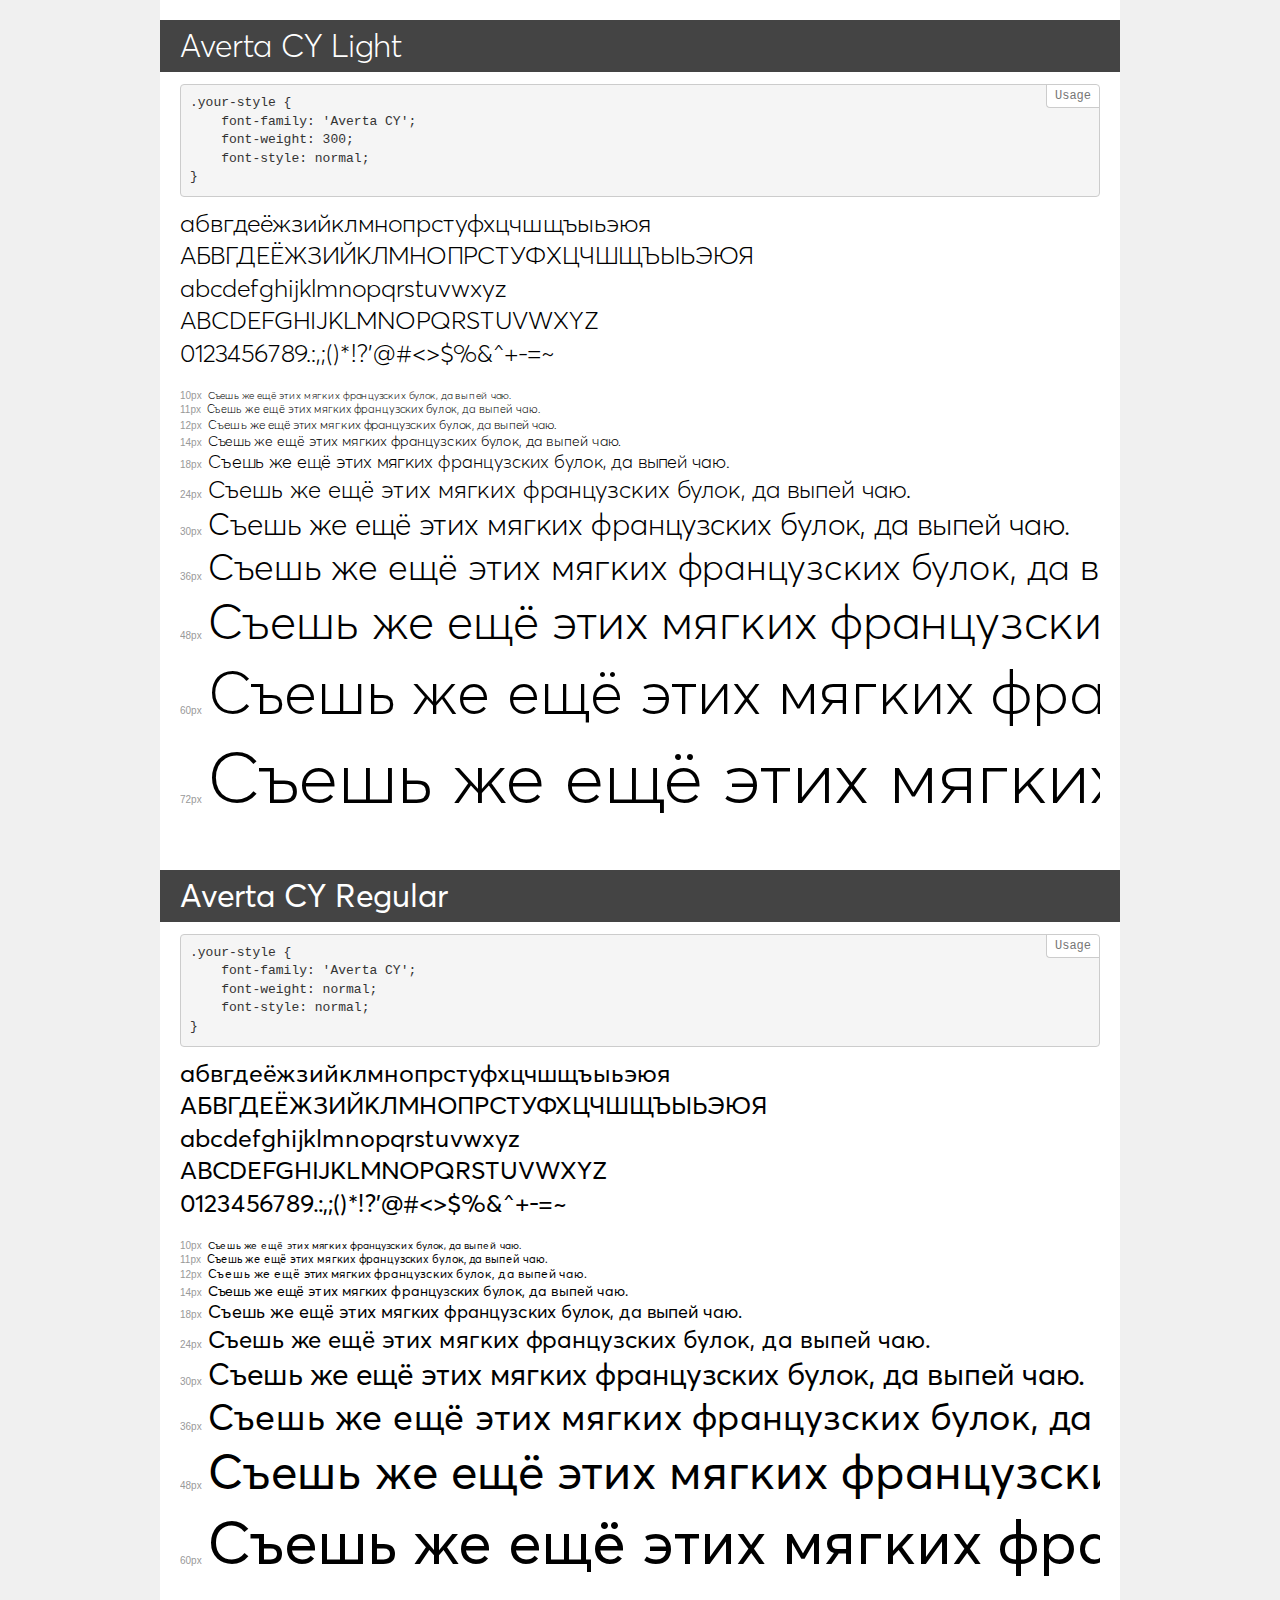
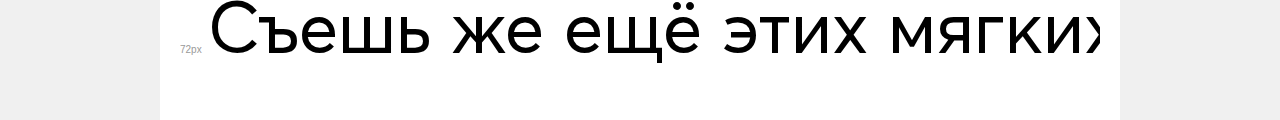
<file: assets/fonts/demo.html>
<!DOCTYPE html>
<html lang="en">
<head>
    <meta charset="utf-8">
    <meta http-equiv="X-UA-Compatible" content="IE=edge">
    <meta name="viewport" content="width=device-width, initial-scale=1">
    <meta name="robots" content="noindex, noarchive">
    <meta name="format-detection" content="telephone=no">
    <title>Transfonter demo</title>
    <link href="stylesheet.css" rel="stylesheet">
    <style>
        /*
        http://meyerweb.com/eric/tools/css/reset/
        v2.0 | 20110126
        License: none (public domain)
        */
        html, body, div, span, applet, object, iframe,
        h1, h2, h3, h4, h5, h6, p, blockquote, pre,
        a, abbr, acronym, address, big, cite, code,
        del, dfn, em, img, ins, kbd, q, s, samp,
        small, strike, strong, sub, sup, tt, var,
        b, u, i, center,
        dl, dt, dd, ol, ul, li,
        fieldset, form, label, legend,
        table, caption, tbody, tfoot, thead, tr, th, td,
        article, aside, canvas, details, embed,
        figure, figcaption, footer, header, hgroup,
        menu, nav, output, ruby, section, summary,
        time, mark, audio, video {
            margin: 0;
            padding: 0;
            border: 0;
            font-size: 100%;
            font: inherit;
            vertical-align: baseline;
        }
        /* HTML5 display-role reset for older browsers */
        article, aside, details, figcaption, figure,
        footer, header, hgroup, menu, nav, section {
            display: block;
        }
        body {
            line-height: 1;
        }
        ol, ul {
            list-style: none;
        }
        blockquote, q {
            quotes: none;
        }
        blockquote:before, blockquote:after,
        q:before, q:after {
            content: '';
            content: none;
        }
        table {
            border-collapse: collapse;
            border-spacing: 0;
        }
        /* demo styles */
        body {
            background: #f0f0f0;
            color: #000;
        }
        .page {
            background: #fff;
            width: 920px;
            margin: 0 auto;
            padding: 20px 20px 0 20px;
            overflow: hidden;
        }
        .font-container {
            overflow-x: auto;
            overflow-y: hidden;
            margin-bottom: 40px;
            line-height: 1.3;
            white-space: nowrap;
            padding-bottom: 5px;
        }
        h1 {
            position: relative;
            background: #444;
            font-size: 32px;
            color: #fff;
            padding: 10px 20px;
            margin: 0 -20px 12px -20px;
        }
        .letters {
            font-size: 25px;
            margin-bottom: 20px;
        }
        .s10:before {
            content: '10px';
        }
        .s11:before {
            content: '11px';
        }
        .s12:before {
            content: '12px';
        }
        .s14:before {
            content: '14px';
        }
        .s18:before {
            content: '18px';
        }
        .s24:before {
            content: '24px';
        }
        .s30:before {
            content: '30px';
        }
        .s36:before {
            content: '36px';
        }
        .s48:before {
            content: '48px';
        }
        .s60:before {
            content: '60px';
        }
        .s72:before {
            content: '72px';
        }
        .s10:before, .s11:before, .s12:before, .s14:before,
        .s18:before, .s24:before, .s30:before, .s36:before,
        .s48:before, .s60:before, .s72:before {
            font-family: Arial, sans-serif;
            font-size: 10px;
            font-weight: normal;
            font-style: normal;
            color: #999;
            padding-right: 6px;
        }
        pre {
            display: block;
            position: relative;
            padding: 9px;
            margin: 0 0 10px;
            font-family: Monaco, Menlo, Consolas, "Courier New", monospace;
            font-size: 13px;
            line-height: 1.428571429;
            color: #333;
            font-weight: normal;
            font-style: normal;
            background-color: #f5f5f5;
            border: 1px solid #ccc;
            overflow-x: auto;
            border-radius: 4px;
        }
        pre:after {
            display: block;
            position: absolute;
            right: 0;
            top: 0;
            content: 'Usage';
            line-height: 1;
            padding: 5px 8px;
            font-size: 12px;
            color: #767676;
            background-color: #fff;
            border: 1px solid #ccc;
            border-right: none;
            border-top: none;
            border-radius: 0 4px 0 4px;
            z-index: 10;
        }
        /* responsive */
        @media (max-width: 959px) {
            .page {
                width: auto;
                margin: 0;
            }
        }
    </style>
</head>
<body>
<div class="page">
    <div class="demo">
        <h1 style="font-family: 'Averta CY'; font-weight: 300; font-style: normal;">Averta CY Light</h1>
        <pre>.your-style {
    font-family: 'Averta CY';
    font-weight: 300;
    font-style: normal;
}</pre>
        <div class="font-container" style="font-family: 'Averta CY'; font-weight: 300; font-style: normal;">
            <p class="letters">
                абвгдеёжзийклмнопрстуфхцчшщъыьэюя<br>
АБВГДЕЁЖЗИЙКЛМНОПРСТУФХЦЧШЩЪЫЬЭЮЯ<br>
abcdefghijklmnopqrstuvwxyz<br>
ABCDEFGHIJKLMNOPQRSTUVWXYZ<br>
                0123456789.:,;()*!?'@#<>$%&^+-=~
            </p>
            <p class="s10" style="font-size: 10px;">Съешь же ещё этих мягких французских булок, да выпей чаю.</p>
            <p class="s11" style="font-size: 11px;">Съешь же ещё этих мягких французских булок, да выпей чаю.</p>
            <p class="s12" style="font-size: 12px;">Съешь же ещё этих мягких французских булок, да выпей чаю.</p>
            <p class="s14" style="font-size: 14px;">Съешь же ещё этих мягких французских булок, да выпей чаю.</p>
            <p class="s18" style="font-size: 18px;">Съешь же ещё этих мягких французских булок, да выпей чаю.</p>
            <p class="s24" style="font-size: 24px;">Съешь же ещё этих мягких французских булок, да выпей чаю.</p>
            <p class="s30" style="font-size: 30px;">Съешь же ещё этих мягких французских булок, да выпей чаю.</p>
            <p class="s36" style="font-size: 36px;">Съешь же ещё этих мягких французских булок, да выпей чаю.</p>
            <p class="s48" style="font-size: 48px;">Съешь же ещё этих мягких французских булок, да выпей чаю.</p>
            <p class="s60" style="font-size: 60px;">Съешь же ещё этих мягких французских булок, да выпей чаю.</p>
            <p class="s72" style="font-size: 72px;">Съешь же ещё этих мягких французских булок, да выпей чаю.</p>
        </div>
    </div>
    <div class="demo">
        <h1 style="font-family: 'Averta CY'; font-weight: normal; font-style: normal;">Averta CY Regular</h1>
        <pre>.your-style {
    font-family: 'Averta CY';
    font-weight: normal;
    font-style: normal;
}</pre>
        <div class="font-container" style="font-family: 'Averta CY'; font-weight: normal; font-style: normal;">
            <p class="letters">
                абвгдеёжзийклмнопрстуфхцчшщъыьэюя<br>
АБВГДЕЁЖЗИЙКЛМНОПРСТУФХЦЧШЩЪЫЬЭЮЯ<br>
abcdefghijklmnopqrstuvwxyz<br>
ABCDEFGHIJKLMNOPQRSTUVWXYZ<br>
                0123456789.:,;()*!?'@#<>$%&^+-=~
            </p>
            <p class="s10" style="font-size: 10px;">Съешь же ещё этих мягких французских булок, да выпей чаю.</p>
            <p class="s11" style="font-size: 11px;">Съешь же ещё этих мягких французских булок, да выпей чаю.</p>
            <p class="s12" style="font-size: 12px;">Съешь же ещё этих мягких французских булок, да выпей чаю.</p>
            <p class="s14" style="font-size: 14px;">Съешь же ещё этих мягких французских булок, да выпей чаю.</p>
            <p class="s18" style="font-size: 18px;">Съешь же ещё этих мягких французских булок, да выпей чаю.</p>
            <p class="s24" style="font-size: 24px;">Съешь же ещё этих мягких французских булок, да выпей чаю.</p>
            <p class="s30" style="font-size: 30px;">Съешь же ещё этих мягких французских булок, да выпей чаю.</p>
            <p class="s36" style="font-size: 36px;">Съешь же ещё этих мягких французских булок, да выпей чаю.</p>
            <p class="s48" style="font-size: 48px;">Съешь же ещё этих мягких французских булок, да выпей чаю.</p>
            <p class="s60" style="font-size: 60px;">Съешь же ещё этих мягких французских булок, да выпей чаю.</p>
            <p class="s72" style="font-size: 72px;">Съешь же ещё этих мягких французских булок, да выпей чаю.</p>
        </div>
    </div>
</div>
</body>
</html>
</file>
<file: assets/fonts/stylesheet.css>
@font-face {
    font-family: 'Averta CY';
    src: url('AvertaCY-Light.eot');
    src: url('AvertaCY-Light.eot?#iefix') format('embedded-opentype'),
        url('AvertaCY-Light.woff2') format('woff2'),
        url('AvertaCY-Light.woff') format('woff'),
        url('AvertaCY-Light.ttf') format('truetype'),
        url('AvertaCY-Light.svg#AvertaCY-Light') format('svg');
    font-weight: 300;
    font-style: normal;
    font-display: swap;
}

@font-face {
    font-family: 'Averta CY';
    src: url('AvertaCY-Regular.eot');
    src: url('AvertaCY-Regular.eot?#iefix') format('embedded-opentype'),
        url('AvertaCY-Regular.woff2') format('woff2'),
        url('AvertaCY-Regular.woff') format('woff'),
        url('AvertaCY-Regular.ttf') format('truetype'),
        url('AvertaCY-Regular.svg#AvertaCY-Regular') format('svg');
    font-weight: normal;
    font-style: normal;
    font-display: swap;
}
</file>
